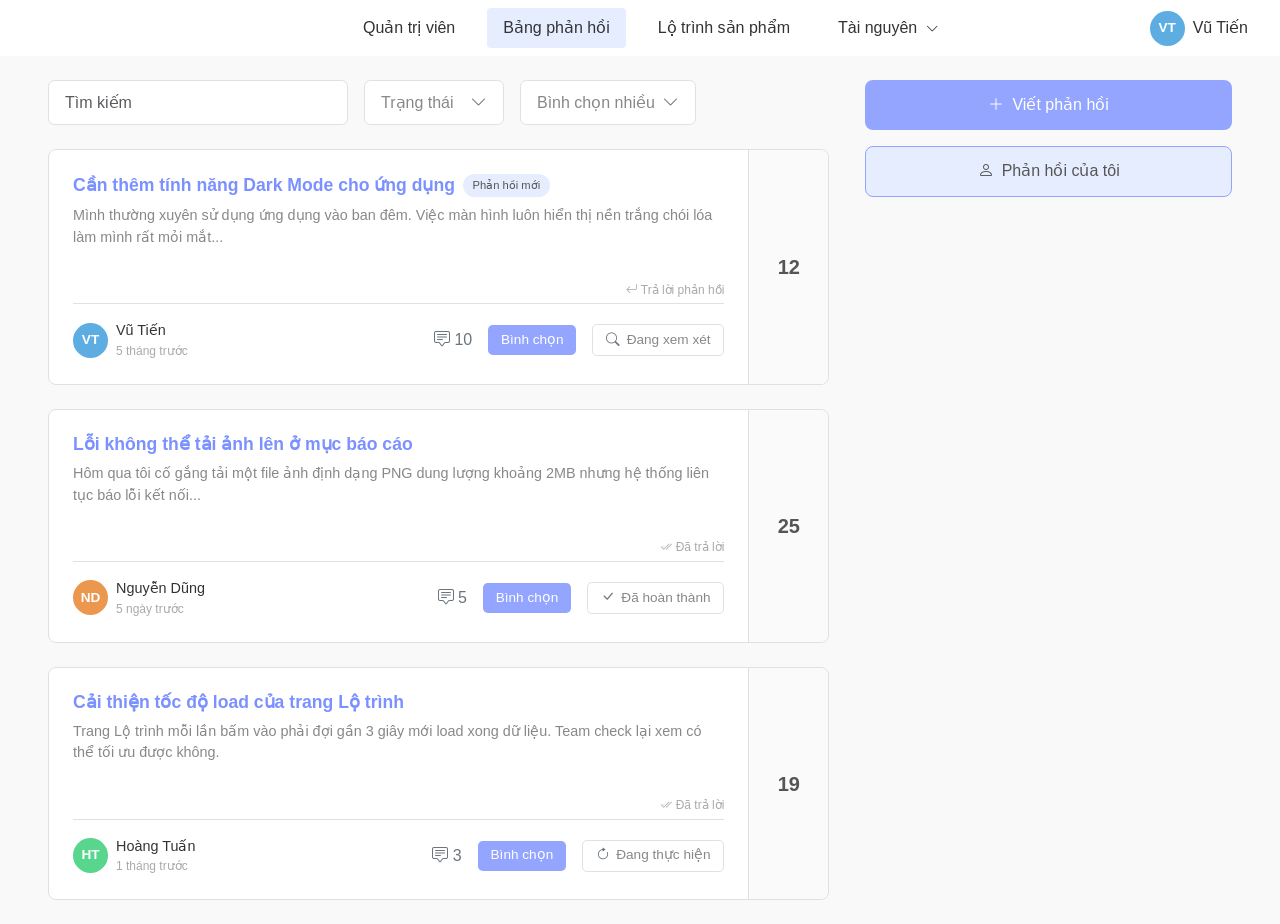
<file: src/main/resources/templates/bang-phan-hoi.html>
<!DOCTYPE html>
<html lang="vi" xmlns:th="http://www.thymeleaf.org">
<head>
    <meta charset="UTF-8">
    <meta name="viewport" content="width=device-width, initial-scale=1.0">
    <title>Quản Lý Feedback</title>
    <!-- Bootstrap 5 CSS -->
    <link href="https://cdn.jsdelivr.net/npm/bootstrap@5.3.0/dist/css/bootstrap.min.css" rel="stylesheet">
    <!-- Bootstrap Icons -->
    <link href="https://cdn.jsdelivr.net/npm/bootstrap-icons@1.11.0/font/bootstrap-icons.css" rel="stylesheet">
    
    <style>
        :root {
            --primary-blue: #93a5ff; 
            --primary-blue-hover: #7b91ff;
            --light-blue-bg: #e6edff;
            --dark-text: #333333;
            --gray-text: #888888;
            --border-color: #e0e0e0;
            --bg-color: #f9f9f9;
        }

        body {
            background-color: var(--bg-color);
            color: var(--dark-text);
            font-family: -apple-system, BlinkMacSystemFont, 'Segoe UI', Roboto, Helvetica, Arial, sans-serif;
        }

        /* ----- HEADER ----- */
        .header-container {
            background-color: white;
            padding: 0.5rem 2rem;
            display: flex;
            align-items: center;
            justify-content: space-between;
        }

        .header-spacer { width: 120px; }

        .nav-pills .nav-link {
            color: var(--dark-text);
            font-weight: 500;
            border-radius: 0.25rem;
            padding: 0.5rem 1rem;
            margin: 0 0.5rem;
        }

        .nav-pills .nav-link:hover { background-color: #f0f0f0; }
        .nav-pills .nav-link.active {
            background-color: var(--light-blue-bg);
            color: #333;
        }

        .user-profile {
            display: flex;
            align-items: center;
            gap: 0.5rem;
            color: var(--dark-text);
            font-weight: 500;
            cursor: pointer;
        }

        /* ----- AVATAR MÀU SẮC ----- */
        .avatar-circle {
            width: 35px;
            height: 35px;
            border-radius: 50%;
            display: flex;
            align-items: center;
            justify-content: center;
            color: white;
            font-weight: bold;
            font-size: 0.85rem;
        }
        
        .avt-blue { background-color: #5dade2; }
        .avt-orange { background-color: #eb984e; }
        .avt-green { background-color: #58d68d; }
        .avt-purple { background-color: #af7ac5; }

        /* ----- BUTTONS (Cột phải) ----- */
        .btn-write-feedback {
            background-color: var(--primary-blue);
            color: white;
            font-weight: 500;
            border-radius: 0.5rem;
            padding: 0.8rem;
            border: none;
            transition: all 0.2s;
            text-decoration: none; /* Vì đổi thành thẻ a */
            display: flex;
            justify-content: center;
            align-items: center;
            gap: 0.5rem;
        }
        
        .btn-write-feedback:hover {
            background-color: var(--primary-blue-hover);
            color: white;
        }

        .btn-my-feedback {
            background-color: var(--light-blue-bg);
            color: #555;
            font-weight: 500;
            border-radius: 0.5rem;
            padding: 0.8rem;
            border: 1px solid var(--primary-blue);
            transition: all 0.2s;
        }

        .btn-my-feedback:hover { background-color: #d8e2ff; }

        /* ----- BỘ LỌC ----- */
        .filter-input, .filter-dropdown {
            border: 1px solid var(--border-color);
            border-radius: 0.4rem;
            padding: 0.6rem 1rem;
            background-color: white;
            color: var(--gray-text);
        }
        
        .filter-dropdown {
            cursor: pointer;
            display: flex;
            align-items: center;
            gap: 0.5rem;
            min-width: 140px;
            justify-content: space-between;
        }
        
        .filter-input:focus {
            box-shadow: none;
            border-color: var(--primary-blue);
        }
        .dropdown-toggle::after { display: none; }

        /* ----- FEEDBACK CARD (Có Link) ----- */
        .feedback-card-link {
            text-decoration: none;
            color: inherit;
            display: block; /* Ép thẻ a chiếm toàn khối */
        }
        
        .feedback-card-link:hover {
            text-decoration: none;
            color: inherit;
        }

        .feedback-card {
            background-color: white;
            border: 1px solid var(--border-color);
            border-radius: 0.5rem;
            margin-bottom: 1.5rem;
            display: flex;
            transition: transform 0.2s, box-shadow 0.2s;
            cursor: pointer;
        }

        .feedback-card:hover {
            transform: translateY(-2px);
            box-shadow: 0 4px 12px rgba(0,0,0,0.05);
            border-color: var(--primary-blue);
        }

        .card-main-content {
            flex: 1;
            padding: 1.5rem;
        }

        .card-vote-score {
            width: 80px;
            border-left: 1px solid var(--border-color);
            display: flex;
            align-items: center;
            justify-content: center;
            font-size: 1.25rem;
            font-weight: 600;
            color: #555;
            background-color: #fafafa;
            border-radius: 0 0.5rem 0.5rem 0;
        }

        .title-text {
            font-size: 1.1rem;
            font-weight: 600;
            color: var(--primary-blue-hover);
        }

        .tag-new {
            background-color: var(--light-blue-bg);
            color: #555;
            font-size: 0.7rem;
            padding: 0.2rem 0.6rem;
            border-radius: 1rem;
            margin-left: 0.5rem;
            font-weight: normal;
        }

        .desc-text {
            color: var(--gray-text);
            font-size: 0.9rem;
            margin-top: 0.5rem;
            margin-bottom: 2rem;
        }

        .user-name {
            font-weight: 500;
            font-size: 0.9rem;
            margin-bottom: 0;
        }
        
        .post-time {
            color: #aaa;
            font-size: 0.75rem;
        }

        /* ----- ACTIONS TRONG CARD ----- */
        .btn-vote-small {
            background-color: var(--primary-blue);
            color: white;
            border: none;
            border-radius: 0.3rem;
            padding: 0.3rem 0.8rem;
            font-size: 0.85rem;
            position: relative;
            z-index: 2; /* Để bấm không bị nhảy trang */
        }
        
        .btn-vote-small:active {
            transform: scale(0.95);
        }

        .status-badge {
            border: 1px solid var(--border-color);
            color: var(--gray-text);
            padding: 0.3rem 0.8rem;
            border-radius: 0.3rem;
            font-size: 0.85rem;
            display: flex;
            align-items: center;
            gap: 0.4rem;
            background-color: white;
        }

        .action-text {
            color: #aaa;
            font-size: 0.75rem;
            text-align: right;
            margin-bottom: 0.3rem;
        }
    </style>
</head>
<body>

    <!-- 1. HEADER CHUẨN -->
    <header class="header-container mb-4">
        <div class="header-spacer"></div>
        
        <ul class="nav nav-pills align-items-center">
            <!-- Thêm tab Quản trị viên (mặc định ẩn bằng style="display: none;") -->
            <li class="nav-item" id="adminTabItem" style="display: none;">
                <a class="nav-link" th:href="@{/admin-tong-quan}">Quản trị viên</a>
            </li>
            <li class="nav-item">
                <a class="nav-link active" th:href="@{/bang-phan-hoi}">Bảng phản hồi</a>
            </li>
            <li class="nav-item">
                <a class="nav-link" th:href="@{/quan-ly-roadmap}">Lộ trình sản phẩm</a>
            </li>
            <li class="nav-item dropdown">
                <a class="nav-link dropdown-toggle" href="#" data-bs-toggle="dropdown">
                    Tài nguyên <i class="bi bi-chevron-down ms-1" style="font-size: 0.8rem;"></i>
                </a>
            </li>
        </ul>

        <a th:href="@{/user-profile}" class="user-profile text-decoration-none">
            <div class="avatar-circle avt-blue">VT</div>
            <span>Vũ Tiến</span>
        </a>
    </header>

    <!-- 2. MAIN LAYOUT -->
    <div class="container-fluid px-4 px-lg-5">
        <div class="row">
            
            <!-- CỘT TRÁI -->
            <div class="col-lg-8">
                
                <!-- Thanh công cụ lọc -->
                <div class="d-flex flex-wrap gap-3 mb-4">
                    <input type="text" class="form-control filter-input flex-grow-1" placeholder="Tìm kiếm" style="max-width: 300px;">
                    
                    <div class="dropdown">
                        <div class="filter-dropdown dropdown-toggle" data-bs-toggle="dropdown">
                            Trạng thái <i class="bi bi-chevron-down text-secondary"></i>
                        </div>
                        <ul class="dropdown-menu shadow-sm border-0">
                            <li><a class="dropdown-item" href="#">Tất cả</a></li>
                            <li><a class="dropdown-item" href="#">Đang xem xét</a></li>
                            <li><a class="dropdown-item" href="#">Đang thực hiện</a></li>
                            <li><a class="dropdown-item" href="#">Đã hoàn thành</a></li>
                        </ul>
                    </div>

                    <div class="dropdown">
                        <div class="filter-dropdown dropdown-toggle" data-bs-toggle="dropdown">
                            Bình chọn nhiều <i class="bi bi-chevron-down text-secondary"></i>
                        </div>
                    </div>
                </div>

                <!-- CARD 1: Link tới Chi tiết -->
                <a th:href="@{/chi-tiet-feedback}" class="feedback-card-link">
                    <div class="feedback-card">
                        <div class="card-main-content">
                            <div class="d-flex align-items-center">
                                <h5 class="title-text mb-0">Cần thêm tính năng Dark Mode cho ứng dụng</h5>
                                <span class="tag-new">Phản hồi mới</span>
                            </div>
                            <p class="desc-text">Mình thường xuyên sử dụng ứng dụng vào ban đêm. Việc màn hình luôn hiển thị nền trắng chói lóa làm mình rất mỏi mắt...</p>
                            
                            <div class="action-text"><i class="bi bi-arrow-return-left"></i> Trả lời phản hồi</div>
                            
                            <div class="d-flex justify-content-between align-items-center border-top pt-3">
                                <div class="d-flex align-items-center gap-2">
                                    <div class="avatar-circle avt-blue">VT</div>
                                    <div>
                                        <p class="user-name">Vũ Tiến</p>
                                        <p class="post-time mb-0">5 tháng trước</p>
                                    </div>
                                </div>
                                
                                <div class="d-flex align-items-center gap-3">
                                    <span class="text-secondary"><i class="bi bi-chat-square-text"></i> 10</span>
                                    <!-- Nút bình chọn có logic JS nhỏ -->
                                    <button class="btn-vote-small" onclick="handleVote(event, this)">Bình chọn</button>
                                    <div class="status-badge">
                                        <i class="bi bi-search text-secondary"></i> Đang xem xét
                                    </div>
                                </div>
                            </div>
                        </div>
                        <div class="card-vote-score vote-count-display">12</div>
                    </div>
                </a>

                <!-- CARD 2 -->
                <a th:href="@{/chi-tiet-feedback}" class="feedback-card-link">
                    <div class="feedback-card">
                        <div class="card-main-content">
                            <div class="d-flex align-items-center">
                                <h5 class="title-text mb-0">Lỗi không thể tải ảnh lên ở mục báo cáo</h5>
                            </div>
                            <p class="desc-text">Hôm qua tôi cố gắng tải một file ảnh định dạng PNG dung lượng khoảng 2MB nhưng hệ thống liên tục báo lỗi kết nối...</p>
                            
                            <div class="action-text"><i class="bi bi-check2-all"></i> Đã trả lời</div>
                            
                            <div class="d-flex justify-content-between align-items-center border-top pt-3">
                                <div class="d-flex align-items-center gap-2">
                                    <div class="avatar-circle avt-orange">ND</div>
                                    <div>
                                        <p class="user-name">Nguyễn Dũng</p>
                                        <p class="post-time mb-0">5 ngày trước</p>
                                    </div>
                                </div>
                                <div class="d-flex align-items-center gap-3">
                                    <span class="text-secondary"><i class="bi bi-chat-square-text"></i> 5</span>
                                    <button class="btn-vote-small" onclick="handleVote(event, this)">Bình chọn</button>
                                    <div class="status-badge">
                                        <i class="bi bi-check-lg text-secondary"></i> Đã hoàn thành
                                    </div>
                                </div>
                            </div>
                        </div>
                        <div class="card-vote-score vote-count-display">25</div>
                    </div>
                </a>

                <!-- CARD 3 -->
                <a th:href="@{/chi-tiet-feedback}" class="feedback-card-link">
                    <div class="feedback-card">
                        <div class="card-main-content">
                            <div class="d-flex align-items-center">
                                <h5 class="title-text mb-0">Cải thiện tốc độ load của trang Lộ trình</h5>
                            </div>
                            <p class="desc-text">Trang Lộ trình mỗi lần bấm vào phải đợi gần 3 giây mới load xong dữ liệu. Team check lại xem có thể tối ưu được không.</p>
                            
                            <div class="action-text"><i class="bi bi-check2-all"></i> Đã trả lời</div>
                            
                            <div class="d-flex justify-content-between align-items-center border-top pt-3">
                                <div class="d-flex align-items-center gap-2">
                                    <div class="avatar-circle avt-green">HT</div>
                                    <div>
                                        <p class="user-name">Hoàng Tuấn</p>
                                        <p class="post-time mb-0">1 tháng trước</p>
                                    </div>
                                </div>
                                <div class="d-flex align-items-center gap-3">
                                    <span class="text-secondary"><i class="bi bi-chat-square-text"></i> 3</span>
                                    <button class="btn-vote-small" onclick="handleVote(event, this)">Bình chọn</button>
                                    <div class="status-badge">
                                        <i class="bi bi-arrow-clockwise text-secondary"></i> Đang thực hiện
                                    </div>
                                </div>
                            </div>
                        </div>
                        <div class="card-vote-score vote-count-display">19</div>
                    </div>
                </a>

            </div> 

            <!-- CỘT PHẢI -->
            <div class="col-lg-4 ps-lg-4 mt-4 mt-lg-0">
                <!-- Nút Viết phản hồi Link tới form -->
                <a th:href="@{/them-feedback}" class="btn-write-feedback w-100 mb-3">
                    <i class="bi bi-plus-lg"></i> Viết phản hồi
                </a>
                <button class="btn-my-feedback w-100 d-flex justify-content-center align-items-center gap-2">
                    <i class="bi bi-person"></i> Phản hồi của tôi
                </button>
            </div> 

        </div>
    </div>

    <script src="https://cdn.jsdelivr.net/npm/bootstrap@5.3.0/dist/js/bootstrap.bundle.min.js"></script>
    
    <!-- Đoạn JS thần thánh để tạo "sức sống" -->
    <script>
        function handleVote(event, buttonElement) {
            event.preventDefault();

            // Nếu nút chưa bị làm xám (chưa vote)
            if(buttonElement.style.backgroundColor !== 'gray'){

                // Gọi API gửi lượt Vote lên Server
                fetch('/api/feedback/vote', {
                    method: 'POST',
                    headers: {
                        'Content-Type': 'application/json',
                        'X-Customer-Id': 'CUST_001' // Gắn mã định danh người vote
                    },
                    body: JSON.stringify({
                        feedbackId: 1 // Giả sử ID của feedback này
                    })
                })
                    .then(response => {
                        if(response.ok) {
                            // Xử lý giao diện: Cộng điểm và làm xám nút
                            let cardElement = buttonElement.closest('.feedback-card');
                            let scoreElement = cardElement.querySelector('.vote-count-display');
                            let currentScore = parseInt(scoreElement.innerText);
                            scoreElement.innerText = currentScore + 1;

                            buttonElement.style.backgroundColor = 'gray';
                            buttonElement.innerText = 'Đã vote';
                        }
                    })
                    .catch(error => console.error('Lỗi kết nối API Vote:', error));
            }
        }

        // JS Giả lập kiểm tra Role để hiện tab Admin
        document.addEventListener("DOMContentLoaded", function() {
            // Đổi "ADMIN" thành "CUSTOMER" ở dòng dưới nếu m muốn test thử góc nhìn của khách hàng
            const userRole = localStorage.getItem("userRole") || "ADMIN"; 
            const adminTab = document.getElementById("adminTabItem");

            if (adminTab) {
                if (userRole === "ADMIN" || userRole === "MANAGER") {
                    adminTab.style.display = "block"; // Hiện tab lên
                } else {
                    adminTab.style.display = "none"; // Giữ nguyên trạng thái ẩn
                }
            }
        });
    </script>
</body>
</html>
</file>
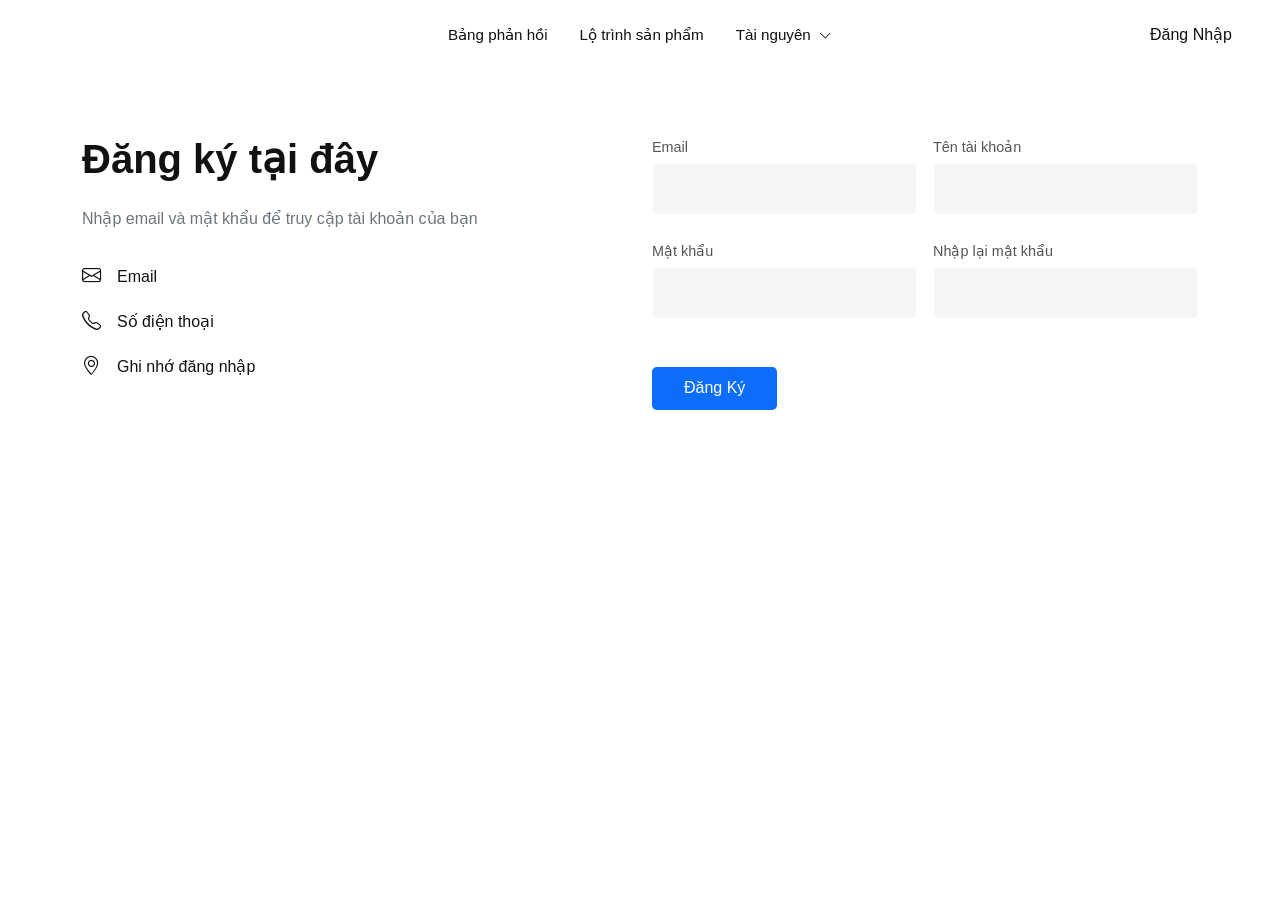
<file: src/main/resources/templates/dang-ky.html>
<!DOCTYPE html>
<html lang="vi" xmlns:th="http://www.thymeleaf.org">
<head>
    <meta charset="UTF-8">
    <meta name="viewport" content="width=device-width, initial-scale=1.0">
    <title>Đăng Ký - Hệ Thống Phản Hồi</title>
    <!-- Bootstrap 5 CSS -->
    <link href="https://cdn.jsdelivr.net/npm/bootstrap@5.3.0/dist/css/bootstrap.min.css" rel="stylesheet">
    <!-- Bootstrap Icons cho mấy cái icon nhỏ -->
    <link href="https://cdn.jsdelivr.net/npm/bootstrap-icons@1.11.0/font/bootstrap-icons.css" rel="stylesheet">

    <style>
        :root {
            --brand-blue: #0d6efd;
            --dark-text: #111111;
            --input-bg: #f4f5f7;
        }

        body {
            font-family: -apple-system, BlinkMacSystemFont, 'Segoe UI', Roboto, Helvetica, Arial, sans-serif;
            color: var(--dark-text);
            min-height: 100vh;
        }

        /* ----- HEADER ----- */
        .landing-header {
            padding: 1.5rem 3rem;
            display: flex;
            justify-content: center;
            align-items: center;
            position: relative;
            margin-bottom: 4rem;
        }

        .center-menu {
            display: flex;
            gap: 2rem;
            font-weight: 500;
            font-size: 0.95rem;
        }

        .center-menu a {
            color: var(--dark-text);
            text-decoration: none;
        }

        .right-menu {
            position: absolute;
            right: 3rem;
        }

        .login-text-link {
            color: var(--dark-text);
            text-decoration: none;
            font-weight: 500;
        }

        .login-text-link:hover {
            color: var(--brand-blue);
        }

        /* ----- NỘI DUNG CHÍNH ----- */
        .register-title {
            font-size: 2.5rem;
            font-weight: 600;
            margin-bottom: 1.5rem;
        }

        .feature-list {
            list-style: none;
            padding-left: 0;
            margin-top: 2rem;
        }

        .feature-list li {
            margin-bottom: 1rem;
            font-weight: 500;
            display: flex;
            align-items: center;
            gap: 1rem;
        }

        .feature-list i {
            font-size: 1.2rem;
        }

        /* ----- FORM ĐĂNG KÝ ----- */
        .form-label {
            color: #555;
            font-size: 0.9rem;
            margin-bottom: 0.3rem;
        }

        .reg-input {
            background-color: var(--input-bg);
            border: 1px solid transparent;
            border-radius: 0.3rem;
            padding: 0.8rem 1rem;
        }

        .reg-input:focus {
            background-color: white;
            border-color: var(--brand-blue);
            box-shadow: 0 0 0 0.25rem rgba(13, 110, 253, 0.25);
        }

        .role-section-title {
            color: #555;
            font-size: 0.9rem;
            margin-top: 1.5rem;
            margin-bottom: 1rem;
        }

        .custom-radio {
            margin-bottom: 0.8rem;
        }

        .btn-brand-primary {
            background-color: var(--brand-blue);
            color: white;
            padding: 0.6rem 2rem;
            border-radius: 0.3rem;
            font-weight: 500;
            border: none;
            margin-top: 2rem;
            transition: background-color 0.2s;
        }

        .btn-brand-primary:hover {
            background-color: #0b5ed7;
        }

    </style>
</head>
<body>

    <!-- HEADER -->
    <header class="landing-header">
        <div class="center-menu">
            <a href="#">Bảng phản hồi</a>
            <a href="#">Lộ trình sản phẩm</a>
            <a href="#">Tài nguyên <i class="bi bi-chevron-down ms-1" style="font-size: 0.8rem;"></i></a>
        </div>
        <div class="right-menu">
            <!-- LINK QUAY LẠI TRANG CHỦ -->
            <a th:href="@{/}" class="login-text-link">Đăng Nhập</a>
        </div>
    </header>

    <!-- NỘI DUNG -->
    <div class="container">
        <div class="row justify-content-between">

            <!-- Cột trái: Tiêu đề & Icon -->
            <div class="col-lg-5 mb-5 mb-lg-0">
                <h1 class="register-title">Đăng ký tại đây</h1>
                <p class="text-secondary">Nhập email và mật khẩu để truy cập tài khoản của bạn</p>

                <ul class="feature-list">
                    <li><i class="bi bi-envelope"></i> Email</li>
                    <li><i class="bi bi-telephone"></i> Số điện thoại</li>
                    <li><i class="bi bi-geo-alt"></i> Ghi nhớ đăng nhập</li>
                </ul>
            </div>

            <!-- Cột phải: Form nhập liệu -->
            <div class="col-lg-6">
                <form id="registerForm" novalidate>
                    <div class="row g-3">
                        <div class="col-md-6">
                            <label for="email" class="form-label">Email</label>
                            <input id="email" name="email" type="email" class="form-control reg-input" required>
                        </div>
                        <div class="col-md-6">
                            <label for="name" class="form-label">Tên tài khoản</label>
                            <input id="name" name="name" type="text" class="form-control reg-input" required>
                        </div>

                        <div class="col-md-6 mt-4">
                            <label for="password" class="form-label">Mật khẩu</label>
                            <input id="password" name="password" type="password" class="form-control reg-input" required>
                        </div>
                        <div class="col-md-6 mt-4">
                            <label for="confirmPassword" class="form-label">Nhập lại mật khẩu</label>
                            <input id="confirmPassword" name="confirmPassword" type="password" class="form-control reg-input" required>
                        </div>
                    </div>

                    <div id="registerMessage" class="mt-3"></div>
                    <button type="submit" class="btn-brand-primary">Đăng Ký</button>
                </form>
            </div>

        </div>
    </div>

    <script>
        const registerForm = document.getElementById('registerForm');
        const registerMessage = document.getElementById('registerMessage');

        registerForm.addEventListener('submit', async (event) => {
            event.preventDefault();
            registerMessage.innerHTML = '';

            const name = document.getElementById('name').value.trim();
            const email = document.getElementById('email').value.trim();
            const password = document.getElementById('password').value;
            const confirmPassword = document.getElementById('confirmPassword').value;

            if (!name || !email || !password || !confirmPassword) {
                registerMessage.innerHTML = '<div class="alert alert-danger">Vui lòng điền đầy đủ thông tin.</div>';
                return;
            }

            if (password !== confirmPassword) {
                registerMessage.innerHTML = '<div class="alert alert-danger">Mật khẩu nhập lại không khớp.</div>';
                return;
            }

            try {
                const response = await fetch('/api/auth/register', {
                    method: 'POST',
                    headers: { 'Content-Type': 'application/json' },
                    body: JSON.stringify({ name, email, password })
                });

                const data = await response.json().catch(() => null);

                if (!response.ok) {
                    throw new Error(data?.message || 'Đăng ký thất bại. Vui lòng thử lại.');
                }

                registerMessage.innerHTML = '<div class="alert alert-success">Đăng ký thành công! Đang chuyển đến trang phản hồi...</div>';
                setTimeout(() => {
                    window.location.href = '/bang-phan-hoi';
                }, 800);
            } catch (error) {
                registerMessage.innerHTML = `<div class="alert alert-danger">${error.message}</div>`;
            }
        });
    </script>

</body>
</html>
</file>
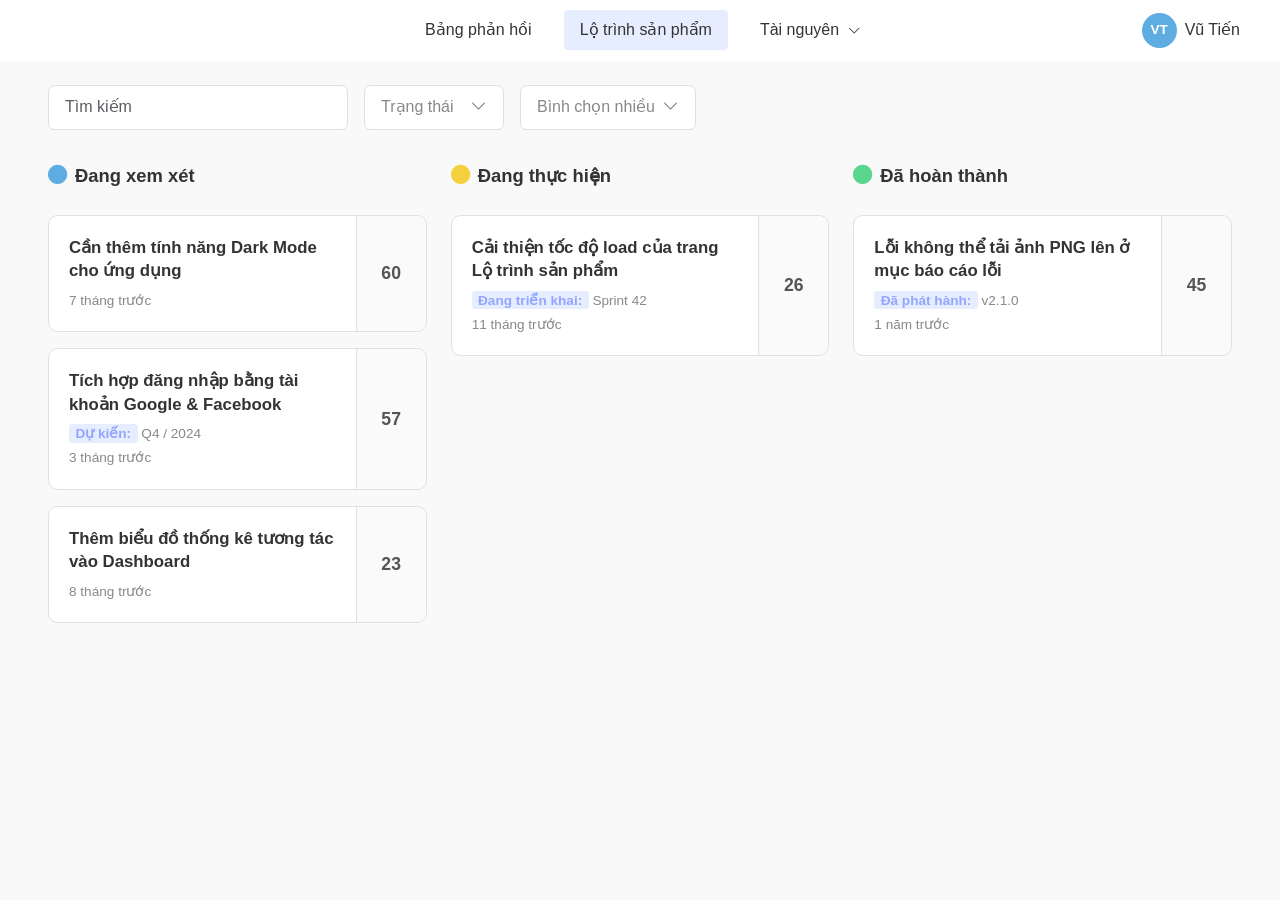
<file: src/main/resources/templates/quan-ly-roadmap.html>
<!DOCTYPE html>
<html lang="vi" xmlns:th="http://www.thymeleaf.org">
<head>
    <meta charset="UTF-8">
    <meta name="viewport" content="width=device-width, initial-scale=1.0">
    <title>Quản Lý Roadmap</title>
    <!-- Bootstrap 5 CSS -->
    <link href="https://cdn.jsdelivr.net/npm/bootstrap@5.3.0/dist/css/bootstrap.min.css" rel="stylesheet">
    <!-- Bootstrap Icons -->
    <link href="https://cdn.jsdelivr.net/npm/bootstrap-icons@1.11.0/font/bootstrap-icons.css" rel="stylesheet">
    
    <style>
        :root {
            --primary-blue: #93a5ff; 
            --light-blue-bg: #e6edff;
            --dark-text: #333333;
            --gray-text: #888888;
            --border-color: #e0e0e0;
            --bg-color: #f9f9f9;
        }

        body {
            background-color: var(--bg-color);
            color: var(--dark-text);
            font-family: -apple-system, BlinkMacSystemFont, 'Segoe UI', Roboto, Helvetica, Arial, sans-serif;
            overflow-x: hidden;
        }

        /* ----- HEADER ----- */
        .header-container {
            background-color: white;
            padding: 0.5rem 2rem;
            display: flex;
            align-items: center;
            justify-content: space-between;
        }

        .header-spacer { width: 120px; }

        .nav-pills .nav-link {
            color: var(--dark-text);
            font-weight: 500;
            border-radius: 0.25rem;
            padding: 0.5rem 1rem;
            margin: 0 0.5rem;
        }

        .nav-pills .nav-link:hover { background-color: #f0f0f0; }
        
        .nav-pills .nav-link.active {
            background-color: var(--light-blue-bg);
            color: #333;
        }

        .user-profile-btn {
            display: flex;
            align-items: center;
            gap: 0.5rem;
            color: var(--dark-text);
            font-weight: 500;
            text-decoration: none;
            padding: 0.3rem 0.5rem;
            border-radius: 0.4rem;
            transition: background-color 0.2s;
        }

        .user-profile-btn:hover {
            background-color: var(--light-blue-bg);
        }

        .avatar-circle {
            width: 35px;
            height: 35px;
            border-radius: 50%;
            display: flex;
            align-items: center;
            justify-content: center;
            color: white;
            font-weight: bold;
            font-size: 0.85rem;
            background-color: #5dade2;
        }

        /* ----- BỘ LỌC ----- */
        .filter-input, .filter-dropdown {
            border: 1px solid var(--border-color);
            border-radius: 0.4rem;
            padding: 0.6rem 1rem;
            background-color: white;
            color: var(--gray-text);
        }
        
        .filter-dropdown {
            cursor: pointer;
            display: flex;
            align-items: center;
            gap: 0.5rem;
            min-width: 140px;
            justify-content: space-between;
        }
        
        .filter-input:focus {
            box-shadow: none;
            border-color: var(--primary-blue);
        }
        .dropdown-toggle::after { display: none; }

        /* ----- KANBAN BOARD ----- */
        .roadmap-container {
            margin-top: 2rem;
        }

        .column-header {
            font-size: 1.15rem;
            font-weight: 600;
            margin-bottom: 1.5rem;
            display: flex;
            align-items: center;
            gap: 0.5rem;
        }

        .dot-blue { color: #5dade2; font-size: 1.2rem; }
        .dot-yellow { color: #f4d03f; font-size: 1.2rem; }
        .dot-green { color: #58d68d; font-size: 1.2rem; }

        /* Card Lộ Trình */
        .roadmap-card {
            background-color: white;
            border: 1px solid var(--border-color);
            border-radius: 0.6rem;
            margin-bottom: 1rem;
            display: flex;
            transition: transform 0.2s, box-shadow 0.2s;
            cursor: pointer;
            text-decoration: none;
            color: inherit;
        }

        .roadmap-card:hover {
            transform: translateY(-2px);
            box-shadow: 0 4px 12px rgba(0,0,0,0.05);
            border-color: var(--primary-blue);
        }

        .card-main-content {
            flex: 1;
            padding: 1.25rem;
        }

        .card-vote-score {
            width: 70px;
            border-left: 1px solid var(--border-color);
            display: flex;
            align-items: center;
            justify-content: center;
            font-size: 1.1rem;
            font-weight: 600;
            color: #555;
            background-color: #fafafa;
            border-radius: 0 0.6rem 0.6rem 0;
        }

        .title-text {
            font-size: 1.05rem;
            font-weight: 600;
            color: var(--dark-text);
            margin-bottom: 0.5rem;
            line-height: 1.4;
        }

        .meta-text {
            font-size: 0.85rem;
            color: var(--gray-text);
        }

        .meta-highlight {
            color: var(--primary-blue);
            font-weight: 600;
            background-color: var(--light-blue-bg);
            padding: 0.1rem 0.4rem;
            border-radius: 0.2rem;
        }

    </style>
</head>
<body>

    <!-- HEADER HOÀN CHỈNH -->
    <header class="header-container mb-4">
        <div class="header-spacer"></div>
        
        <ul class="nav nav-pills align-items-center">
            <li class="nav-item">
                <!-- Chuyển về Bảng phản hồi -->
                <a class="nav-link" >Bảng phản hồi</a>
            </li>
            <li class="nav-item">
                <!-- Đang ở Lộ trình thì sáng màu -->
                <a class="nav-link active" th:href="@{/quan-ly-roadmap}">Lộ trình sản phẩm</a>
            </li>
            <li class="nav-item dropdown">
                <a class="nav-link dropdown-toggle" href="#" data-bs-toggle="dropdown">
                    Tài nguyên <i class="bi bi-chevron-down ms-1" style="font-size: 0.8rem;"></i>
                </a>
            </li>
        </ul>

        <!-- CHUYỂN VỀ PROFILE KHI BẤM VÀO AVATAR -->
        <a th:href="@{/user-profile}" class="user-profile-btn">
            <div class="avatar-circle">VT</div>
            <span>Vũ Tiến</span>
        </a>
    </header>

    <!-- NỘI DUNG CHÍNH -->
    <div class="container-fluid px-4 px-lg-5 mb-5">
        
        <!-- Thanh công cụ lọc -->
        <div class="d-flex flex-wrap gap-3">
            <input type="text" class="form-control filter-input flex-grow-1" placeholder="Tìm kiếm" style="max-width: 300px;">
            
            <div class="dropdown">
                <div class="filter-dropdown dropdown-toggle" data-bs-toggle="dropdown">
                    Trạng thái <i class="bi bi-chevron-down text-secondary"></i>
                </div>
            </div>

            <div class="dropdown">
                <div class="filter-dropdown dropdown-toggle" data-bs-toggle="dropdown">
                    Bình chọn nhiều <i class="bi bi-chevron-down text-secondary"></i>
                </div>
            </div>
        </div>

        <!-- LƯỚI KANBAN -->
        <div class="row roadmap-container">
            
            <!-- CỘT 1: Đang xem xét -->
            <div class="col-lg-4 mb-4">
                <div class="column-header">
                    <i class="bi bi-circle-fill dot-blue"></i> Đang xem xét
                </div>
                
                <a th:href="@{/chi-tiet-feedback}" class="roadmap-card">
                    <div class="card-main-content">
                        <h6 class="title-text">Cần thêm tính năng Dark Mode cho ứng dụng</h6>
                        <div class="meta-text mt-2">7 tháng trước</div>
                    </div>
                    <div class="card-vote-score">60</div>
                </a>

                <a th:href="@{/chi-tiet-feedback}" class="roadmap-card">
                    <div class="card-main-content">
                        <h6 class="title-text">Tích hợp đăng nhập bằng tài khoản Google & Facebook</h6>
                        <div class="meta-text"><span class="meta-highlight">Dự kiến:</span> Q4 / 2024</div>
                        <div class="meta-text mt-1">3 tháng trước</div>
                    </div>
                    <div class="card-vote-score">57</div>
                </a>

                <a th:href="@{/chi-tiet-feedback}" class="roadmap-card">
                    <div class="card-main-content">
                        <h6 class="title-text">Thêm biểu đồ thống kê tương tác vào Dashboard</h6>
                        <div class="meta-text mt-2">8 tháng trước</div>
                    </div>
                    <div class="card-vote-score">23</div>
                </a>
            </div>

            <!-- CỘT 2: Đang thực hiện -->
            <div class="col-lg-4 mb-4">
                <div class="column-header">
                    <i class="bi bi-circle-fill dot-yellow"></i> Đang thực hiện
                </div>
                
                <a th:href="@{/chi-tiet-feedback}" class="roadmap-card">
                    <div class="card-main-content">
                        <h6 class="title-text">Cải thiện tốc độ load của trang Lộ trình sản phẩm</h6>
                        <div class="meta-text"><span class="meta-highlight">Đang triển khai:</span> Sprint 42</div>
                        <div class="meta-text mt-1">11 tháng trước</div>
                    </div>
                    <div class="card-vote-score">26</div>
                </a>
            </div>

            <!-- CỘT 3: Đã hoàn thành -->
            <div class="col-lg-4 mb-4">
                <div class="column-header">
                    <i class="bi bi-circle-fill dot-green"></i> Đã hoàn thành
                </div>
                
                <a th:href="@{/chi-tiet-feedback}" class="roadmap-card">
                    <div class="card-main-content">
                        <h6 class="title-text">Lỗi không thể tải ảnh PNG lên ở mục báo cáo lỗi</h6>
                        <div class="meta-text"><span class="meta-highlight">Đã phát hành:</span> v2.1.0</div>
                        <div class="meta-text mt-1">1 năm trước</div>
                    </div>
                    <div class="card-vote-score">45</div>
                </a>
            </div>

        </div>
    </div>

    <script src="https://cdn.jsdelivr.net/npm/bootstrap@5.3.0/dist/js/bootstrap.bundle.min.js"></script>
</body>
</html>
</file>
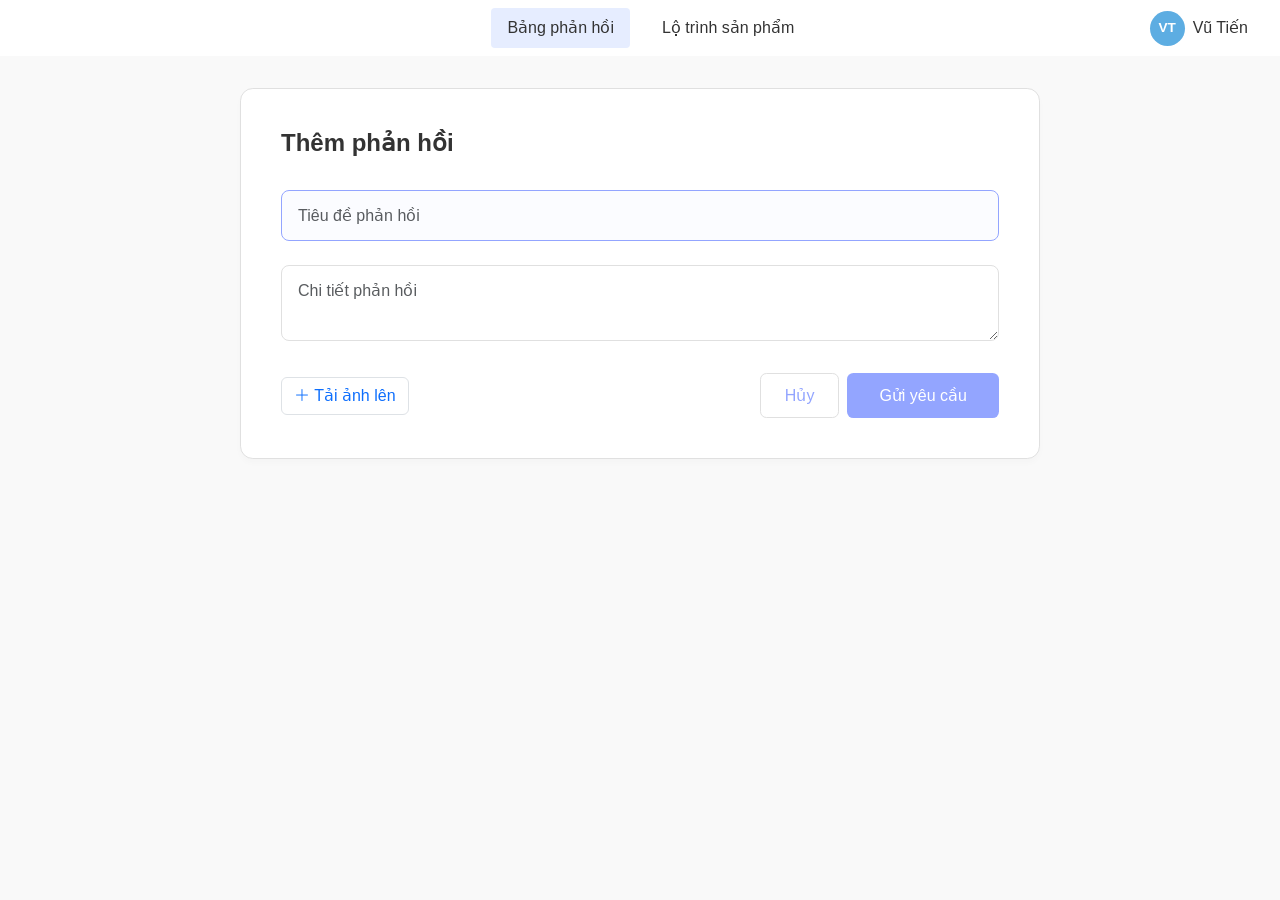
<file: src/main/resources/templates/them-feedback.html>
<!DOCTYPE html>
<html lang="vi" xmlns:th="http://www.thymeleaf.org">
<head>
    <meta charset="UTF-8">
    <meta name="viewport" content="width=device-width, initial-scale=1.0">
    <title>Thêm Phản Hồi</title>
    <link href="https://cdn.jsdelivr.net/npm/bootstrap@5.3.0/dist/css/bootstrap.min.css" rel="stylesheet">
    <link href="https://cdn.jsdelivr.net/npm/bootstrap-icons@1.11.0/font/bootstrap-icons.css" rel="stylesheet">

    <style>
        :root { --primary-blue: #93a5ff; --primary-blue-hover: #7b91ff; --light-blue-bg: #e6edff; --dark-text: #333333; --border-color: #e0e0e0; --bg-color: #f9f9f9;}
        body { background-color: var(--bg-color); color: var(--dark-text); font-family: -apple-system, BlinkMacSystemFont, 'Segoe UI', Roboto, Helvetica, Arial, sans-serif;}
        .header-container { background-color: white; padding: 0.5rem 2rem; display: flex; align-items: center; justify-content: space-between;}
        .nav-pills .nav-link { color: var(--dark-text); font-weight: 500; border-radius: 0.25rem; padding: 0.5rem 1rem; margin: 0 0.5rem;}
        .nav-pills .nav-link.active { background-color: var(--light-blue-bg); color: #333;}
        .avatar-circle { width: 35px; height: 35px; border-radius: 50%; display: flex; align-items: center; justify-content: center; color: white; font-weight: bold; font-size: 0.85rem; background-color: #5dade2;}
        .form-card { background-color: white; border: 1px solid var(--border-color); border-radius: 0.8rem; padding: 2.5rem; max-width: 800px; margin: 2rem auto; box-shadow: 0 4px 6px rgba(0,0,0,0.02);}
        .form-title { font-size: 1.5rem; font-weight: 600; margin-bottom: 2rem; color: var(--dark-text);}
        .custom-input { border: 1px solid var(--primary-blue); border-radius: 0.5rem; padding: 0.8rem 1rem; background-color: #fbfcff;}
        .custom-textarea { border: 1px solid var(--border-color); border-radius: 0.5rem; padding: 0.8rem 1rem; resize: vertical; min-height: 200px;}
        .form-actions { display: flex; justify-content: space-between; align-items: center; margin-top: 2rem;}
        .btn-cancel { border: 1px solid var(--border-color); color: var(--primary-blue); background-color: white; padding: 0.6rem 1.5rem; border-radius: 0.4rem; font-weight: 500; text-decoration: none;}
        .btn-submit { background-color: var(--primary-blue); color: white; padding: 0.6rem 2rem; border-radius: 0.4rem; font-weight: 500; border: none;}
    </style>
</head>
<body>

<header class="header-container">
    <div style="width: 120px;"></div>
    <ul class="nav nav-pills align-items-center">
        <li class="nav-item"><a class="nav-link active" th:href="@{/bang-phan-hoi}">Bảng phản hồi</a></li>
        <li class="nav-item"><a class="nav-link" th:href="@{/quan-ly-roadmap}">Lộ trình sản phẩm</a></li>
    </ul>
    <div class="d-flex align-items-center gap-2">
        <div class="avatar-circle">VT</div>
        <span class="fw-medium">Vũ Tiến</span>
    </div>
</header>

<div class="container-fluid px-4 px-lg-5">
    <div class="form-card">
        <h2 class="form-title">Thêm phản hồi</h2>

        <form id="feedbackForm">
            <div class="mb-4">
                <input type="text" id="fbTitle" class="form-control custom-input" placeholder="Tiêu đề phản hồi" required>
            </div>

            <div class="mb-4">
                <textarea id="fbContent" class="form-control custom-textarea" placeholder="Chi tiết phản hồi" required></textarea>
            </div>

            <div class="form-actions">
                <button type="button" class="btn btn-outline-primary border"><i class="bi bi-plus-lg"></i> Tải ảnh lên</button>

                <div class="d-flex gap-2">
                    <a th:href="@{/bang-phan-hoi}" class="btn-cancel">Hủy</a>
                    <button type="submit" class="btn-submit">Gửi yêu cầu</button>
                </div>
            </div>
        </form>
    </div>
</div>

<script>
    document.getElementById('feedbackForm').addEventListener('submit', function(event) {
        event.preventDefault(); // Chặn tải lại trang

        // Lấy dữ liệu user nhập
        const titleData = document.getElementById('fbTitle').value;
        const contentData = document.getElementById('fbContent').value;

        // Gọi API Backend
        fetch('/api/feedback', {
            method: 'POST',
            headers: {
                'Content-Type': 'application/json',
                // BẮT BUỘC: Đính kèm Header định danh như dặn dò
                'X-Customer-Id': 'CUST_001'
            },
            body: JSON.stringify({
                title: titleData,
                content: contentData
            })
        })
            .then(response => {
                if(response.ok) {
                    alert("Đã gửi phản hồi thành công!");
                    window.location.href = "/bang-phan-hoi"; // Chuyển trang sau khi gửi
                } else {
                    alert("Có lỗi xảy ra khi gửi, vui lòng kiểm tra lại API.");
                }
            })
            .catch(error => {
                console.error('Lỗi:', error);
                alert("Không thể kết nối tới Server Backend.");
            });
    });
</script>
</body>
</html>
</file>
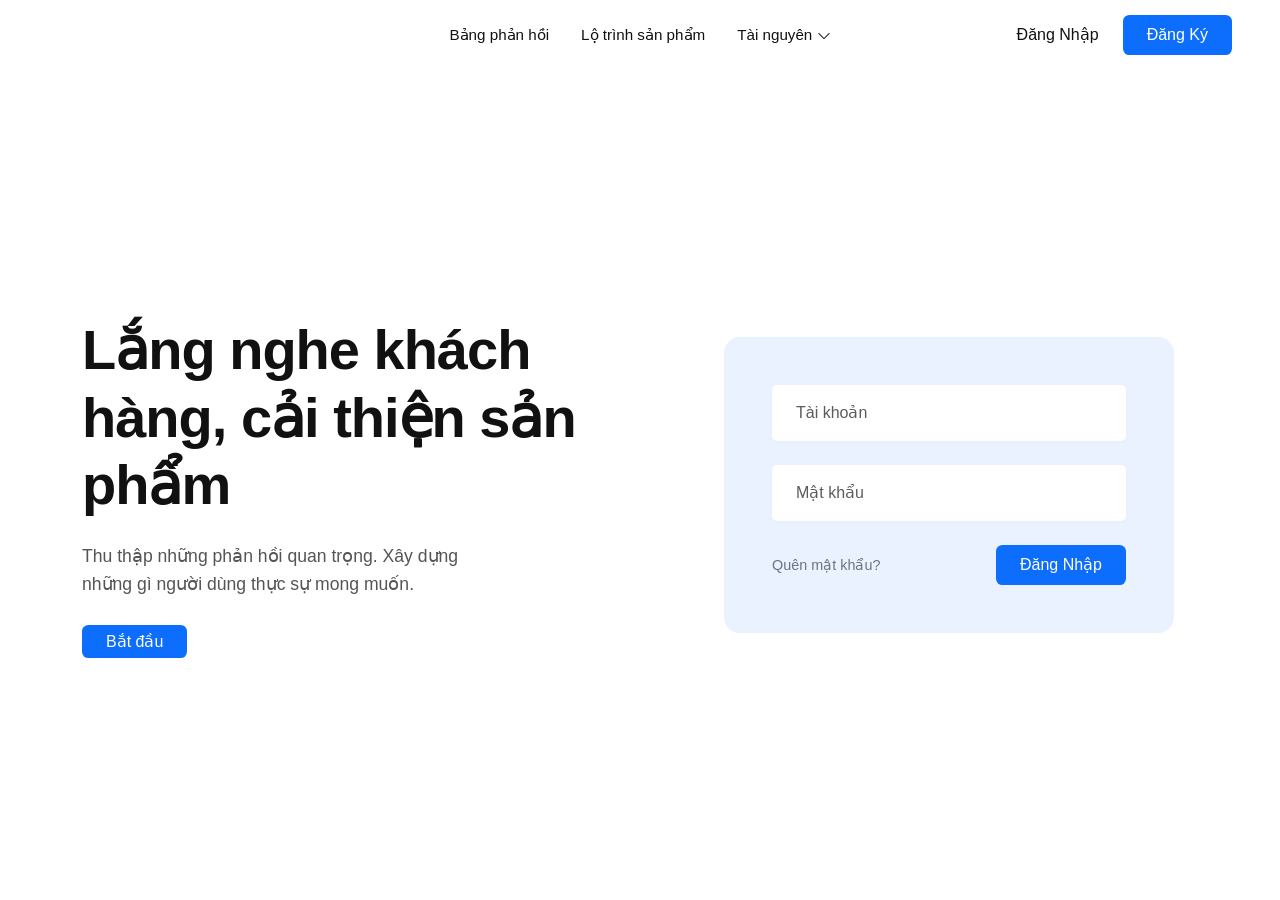
<file: src/main/resources/templates/trang-chu.html>
<!DOCTYPE html>
<html lang="vi" xmlns:th="http://www.thymeleaf.org">
<head>
    <meta charset="UTF-8">
    <meta name="viewport" content="width=device-width, initial-scale=1.0">
    <title>Trang Chủ - Hệ Thống Phản Hồi</title>
    <!-- Bootstrap 5 CSS -->
    <link href="https://cdn.jsdelivr.net/npm/bootstrap@5.3.0/dist/css/bootstrap.min.css" rel="stylesheet">
    
    <style>
        :root {
            --brand-blue: #0d6efd; /* Màu xanh đậm nổi bật của trang chủ */
            --bg-light-blue: #ebf2ff; /* Màu nền form đăng nhập */
            --dark-text: #111111;
        }

        body {
            font-family: -apple-system, BlinkMacSystemFont, 'Segoe UI', Roboto, Helvetica, Arial, sans-serif;
            color: var(--dark-text);
            min-height: 100vh;
            display: flex;
            flex-direction: column;
        }

        /* ----- HEADER ----- */
        .landing-header {
            padding: 1.5rem 3rem;
            display: flex;
            justify-content: center; /* Đưa menu ra giữa */
            align-items: center;
            position: relative;
        }

        .center-menu {
            display: flex;
            gap: 2rem;
            font-weight: 500;
            font-size: 0.95rem;
        }

        .center-menu a {
            color: var(--dark-text);
            text-decoration: none;
        }

        .center-menu a:hover {
            color: var(--brand-blue);
        }

        .right-menu {
            position: absolute;
            right: 3rem;
            display: flex;
            align-items: center;
            gap: 1.5rem;
        }

        .btn-brand-primary {
            background-color: var(--brand-blue);
            color: white;
            padding: 0.5rem 1.5rem;
            border-radius: 0.4rem;
            font-weight: 500;
            text-decoration: none;
            border: none;
            transition: all 0.2s;
        }

        .btn-brand-primary:hover {
            background-color: #0b5ed7;
            color: white;
        }

        .login-text-link {
            color: var(--dark-text);
            text-decoration: none;
            font-weight: 500;
        }

        /* ----- MAIN CONTENT ----- */
        .hero-section {
            flex: 1;
            display: flex;
            align-items: center;
        }

        .hero-title {
            font-size: 3.5rem;
            font-weight: 800;
            line-height: 1.2;
            margin-bottom: 1.5rem;
            letter-spacing: -1px;
        }

        .hero-subtitle {
            font-size: 1.1rem;
            color: #555;
            margin-bottom: 2rem;
            max-width: 400px;
            line-height: 1.6;
        }

        /* ----- LOGIN BOX ----- */
        .login-box {
            background-color: var(--bg-light-blue);
            border-radius: 1rem;
            padding: 3rem;
            width: 100%;
            max-width: 450px;
            margin-left: auto;
        }

        .login-input {
            border: none;
            border-radius: 0.3rem;
            padding: 1rem 1.5rem;
            margin-bottom: 1.5rem;
            font-size: 1rem;
            box-shadow: 0 2px 5px rgba(0,0,0,0.02);
        }

        .login-input:focus {
            box-shadow: 0 0 0 0.25rem rgba(13, 110, 253, 0.25);
            outline: none;
        }

    </style>
</head>
<body>

    <!-- HEADER -->
    <header class="landing-header">
        <div class="center-menu">
            <a href="#">Bảng phản hồi</a>
            <a href="#">Lộ trình sản phẩm</a>
            <a href="#">Tài nguyên <svg xmlns="http://www.w3.org/2000/svg" width="14" height="14" fill="currentColor" class="bi bi-chevron-down" viewBox="0 0 16 16"><path fill-rule="evenodd" d="M1.646 4.646a.5.5 0 0 1 .708 0L8 10.293l5.646-5.647a.5.5 0 0 1 .708.708l-6 6a.5.5 0 0 1-.708 0l-6-6a.5.5 0 0 1 0-.708z"/></svg></a>
        </div>
        <div class="right-menu">
            <a href="#" class="login-text-link">Đăng Nhập</a>
            <!-- LINK TỚI TRANG ĐĂNG KÝ -->
            <a th:href="@{/dang-ky}" class="btn-brand-primary">Đăng Ký</a>
        </div>
    </header>

    <!-- NỘI DUNG -->
    <div class="container hero-section">
        <div class="row w-100 align-items-center">
            
            <!-- Cột trái: Chữ và nút Bắt đầu -->
            <div class="col-lg-6 mb-5 mb-lg-0">
                <h1 class="hero-title">Lắng nghe khách hàng, cải thiện sản phẩm</h1>
                <p class="hero-subtitle">Thu thập những phản hồi quan trọng. Xây dựng những gì người dùng thực sự mong muốn.</p>
                <!-- LINK TỚI TRANG ĐĂNG KÝ -->
                <a th:href="@{/dang-ky}" class="btn-brand-primary">Bắt đầu</a>
            </div>

            <!-- Cột phải: Khung đăng nhập -->
            <div class="col-lg-6">
                <div class="login-box">
                    <form action="bang-phan-hoi.html">
                        <input type="text" class="form-control login-input" placeholder="Tài khoản" required>
                        <input type="password" class="form-control login-input" placeholder="Mật khẩu" required>
                        
                        <div class="d-flex justify-content-between align-items-center mt-2">
                            <a href="#" class="text-secondary text-decoration-none" style="font-size: 0.9rem;">Quên mật khẩu?</a>
                            <!-- NÚT NÀY SẼ CHUYỂN VÀO HỆ THỐNG -->
                            <button type="submit" class="btn-brand-primary">Đăng Nhập</button>
                        </div>
                    </form>
                </div>
            </div>

        </div>
    </div>

</body>
</html>
</file>
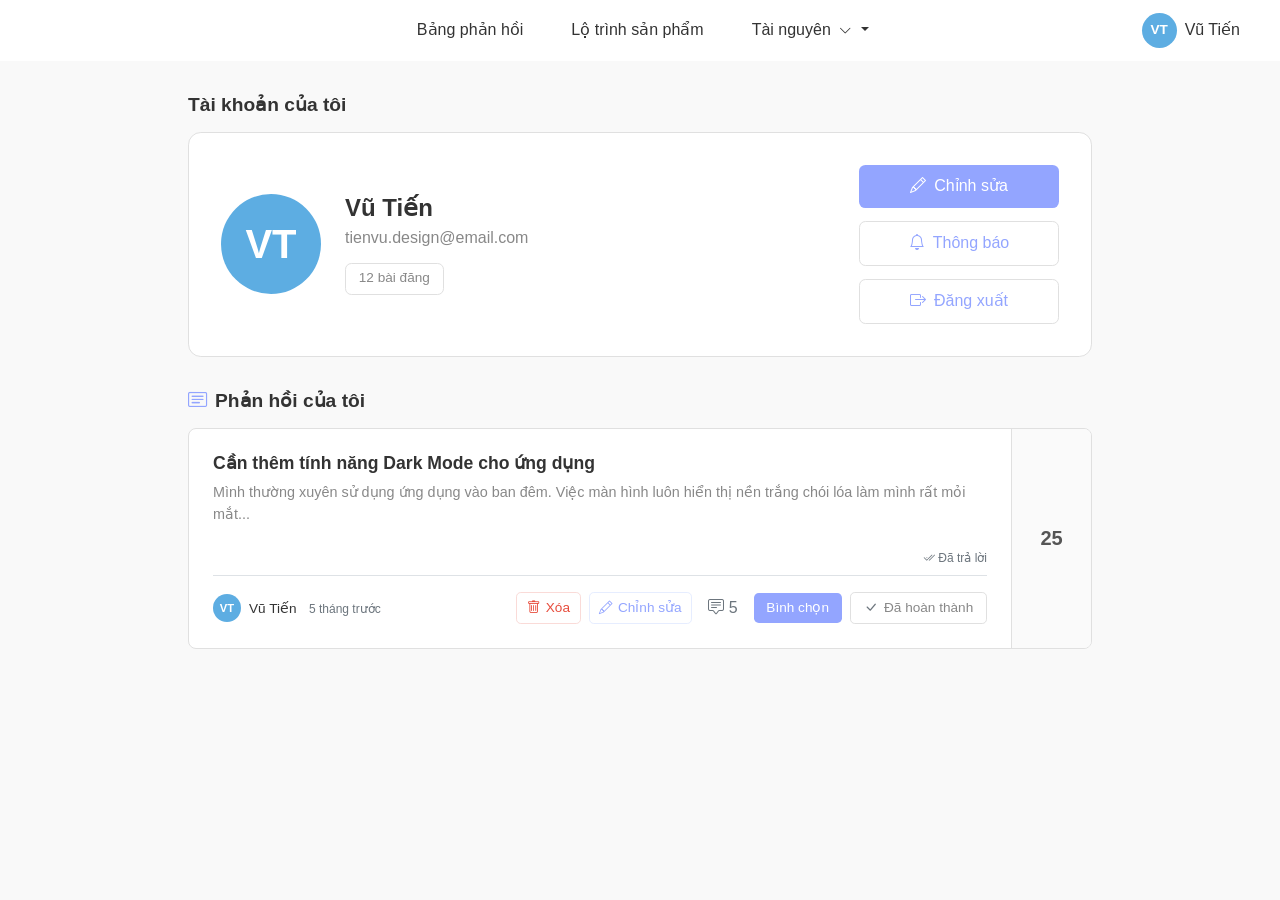
<file: src/main/resources/templates/user-profile.html>
<!DOCTYPE html>
<html lang="vi" xmlns:th="http://www.thymeleaf.org">
<head>
    <meta charset="UTF-8">
    <meta name="viewport" content="width=device-width, initial-scale=1.0">
    <title>User Profile - Hệ Thống Phản Hồi</title>
    <!-- Bootstrap 5 CSS -->
    <link href="https://cdn.jsdelivr.net/npm/bootstrap@5.3.0/dist/css/bootstrap.min.css" rel="stylesheet">
    <!-- Bootstrap Icons -->
    <link href="https://cdn.jsdelivr.net/npm/bootstrap-icons@1.11.0/font/bootstrap-icons.css" rel="stylesheet">

    <style>
        :root {
            --primary-blue: #93a5ff;
            --primary-blue-hover: #7b91ff;
            --light-blue-bg: #e6edff;
            --dark-text: #333333;
            --gray-text: #888888;
            --border-color: #e0e0e0;
            --bg-color: #f9f9f9;
        }

        body {
            background-color: var(--bg-color);
            color: var(--dark-text);
            font-family: -apple-system, BlinkMacSystemFont, 'Segoe UI', Roboto, Helvetica, Arial, sans-serif;
        }

        /* ----- HEADER ----- */
        .header-container {
            background-color: white;
            padding: 0.5rem 2rem;
            display: flex;
            align-items: center;
            justify-content: space-between;
        }

        .header-spacer { width: 120px; }

        .nav-pills .nav-link {
            color: var(--dark-text);
            font-weight: 500;
            border-radius: 0.25rem;
            padding: 0.5rem 1rem;
            margin: 0 0.5rem;
        }

        .nav-pills .nav-link:hover { background-color: #f0f0f0; }

        .user-profile-btn {
            display: flex;
            align-items: center;
            gap: 0.5rem;
            color: var(--dark-text);
            font-weight: 500;
            text-decoration: none;
            padding: 0.3rem 0.5rem;
            border-radius: 0.4rem;
            transition: background-color 0.2s;
        }

        .user-profile-btn:hover {
            background-color: var(--light-blue-bg);
            color: var(--dark-text);
        }

        .avatar-circle {
            width: 35px;
            height: 35px;
            border-radius: 50%;
            display: flex;
            align-items: center;
            justify-content: center;
            color: white;
            font-weight: bold;
            font-size: 0.85rem;
        }
        .avt-blue { background-color: #5dade2; }

        /* ----- MAIN CONTENT ----- */
        .section-title {
            font-size: 1.2rem;
            font-weight: 600;
            margin-bottom: 1rem;
            margin-top: 2rem;
            color: var(--dark-text);
            display: flex;
            align-items: center;
            gap: 0.5rem;
        }

        /* Profile Card */
        .profile-card {
            background-color: white;
            border: 1px solid var(--border-color);
            border-radius: 0.8rem;
            padding: 2rem;
            display: flex;
            justify-content: space-between;
            align-items: center;
            flex-wrap: wrap;
            gap: 2rem;
        }

        .profile-info {
            display: flex;
            align-items: center;
            gap: 1.5rem;
        }

        .profile-avatar-large {
            width: 100px;
            height: 100px;
            border-radius: 50%;
            background-color: #5dade2; /* Giữ màu xanh của User */
            color: white;
            font-size: 2.5rem;
            font-weight: bold;
            display: flex;
            align-items: center;
            justify-content: center;
        }

        .profile-name {
            font-size: 1.5rem;
            font-weight: 600;
            margin-bottom: 0.2rem;
        }

        .profile-email {
            color: var(--gray-text);
            margin-bottom: 0.8rem;
        }

        .post-count-badge {
            display: inline-block;
            border: 1px solid var(--border-color);
            padding: 0.3rem 0.8rem;
            border-radius: 0.4rem;
            font-size: 0.85rem;
            color: var(--gray-text);
        }

        /* Action Buttons trong Profile */
        .profile-actions {
            display: flex;
            flex-direction: column;
            gap: 0.8rem;
            min-width: 200px;
        }

        .btn-profile {
            padding: 0.6rem 1rem;
            border-radius: 0.4rem;
            font-weight: 500;
            text-align: center;
            text-decoration: none;
            display: flex;
            align-items: center;
            justify-content: center;
            gap: 0.5rem;
            transition: all 0.2s;
        }

        .btn-edit-profile {
            background-color: var(--primary-blue);
            color: white;
            border: none;
        }
        .btn-edit-profile:hover { background-color: var(--primary-blue-hover); color: white; }

        .btn-outline-custom {
            background-color: white;
            border: 1px solid var(--border-color);
            color: var(--primary-blue);
        }
        .btn-outline-custom:hover { background-color: var(--light-blue-bg); }

        /* ----- FEEDBACK CARD LIST ----- */
        .feedback-card {
            background-color: white;
            border: 1px solid var(--border-color);
            border-radius: 0.5rem;
            margin-bottom: 1rem;
            display: flex;
            overflow: hidden;
        }

        .card-main-content {
            flex: 1;
            padding: 1.5rem;
        }

        .card-vote-score {
            width: 80px;
            border-left: 1px solid var(--border-color);
            display: flex;
            align-items: center;
            justify-content: center;
            font-size: 1.25rem;
            font-weight: 600;
            color: #555;
            background-color: #fafafa;
        }

        .title-text {
            font-size: 1.1rem;
            font-weight: 600;
            color: var(--dark-text);
        }

        .desc-text {
            color: var(--gray-text);
            font-size: 0.9rem;
            margin-top: 0.5rem;
            margin-bottom: 1.5rem;
        }

        .btn-action-small {
            border: 1px solid var(--border-color);
            background-color: white;
            padding: 0.3rem 0.6rem;
            border-radius: 0.3rem;
            font-size: 0.85rem;
            color: var(--gray-text);
            text-decoration: none;
            display: inline-flex;
            align-items: center;
            gap: 0.3rem;
            transition: all 0.2s;
            cursor: pointer;
        }

        .btn-action-small:hover { background-color: var(--bg-color); }

        .btn-action-blue { color: var(--primary-blue); border-color: var(--light-blue-bg); }
        .btn-action-blue:hover { background-color: var(--light-blue-bg); }

        .btn-action-red { color: #e74c3c; border-color: #fadbd8; }
        .btn-action-red:hover { background-color: #fadbd8; }

        .btn-vote-filled {
            background-color: var(--primary-blue);
            color: white;
            border: none;
            border-radius: 0.3rem;
            padding: 0.3rem 0.8rem;
            font-size: 0.85rem;
        }

        .status-badge {
            border: 1px solid var(--border-color);
            color: var(--gray-text);
            padding: 0.3rem 0.8rem;
            border-radius: 0.3rem;
            font-size: 0.85rem;
            display: flex;
            align-items: center;
            gap: 0.4rem;
        }

    </style>
</head>
<body>

<!-- HEADER -->
<header class="header-container">
    <div class="header-spacer"></div>

    <ul class="nav nav-pills align-items-center">
        <li class="nav-item">
            <a class="nav-link" th:href="@{/bang-phan-hoi}">Bảng phản hồi</a>
        </li>
        <li class="nav-item">
            <a class="nav-link" th:href="@{/quan-ly-roadmap}">Lộ trình sản phẩm</a>
        </li>
        <li class="nav-item dropdown">
            <a class="nav-link dropdown-toggle" href="#" data-bs-toggle="dropdown">
                Tài nguyên <i class="bi bi-chevron-down ms-1" style="font-size: 0.8rem;"></i>
            </a>
        </li>
    </ul>

    <a th:href="@{/user-profile}" class="user-profile-btn">
        <div class="avatar-circle avt-blue">VT</div>
        <span>Vũ Tiến</span>
    </a>
</header>

<!-- NỘI DUNG CHÍNH -->
<div class="container-fluid px-4 px-lg-5 max-w-1200" style="max-width: 1000px; margin: 0 auto;">

    <h3 class="section-title">Tài khoản của tôi</h3>

    <div class="profile-card">
        <div class="profile-info">
            <div class="profile-avatar-large">VT</div>
            <div>
                <h2 class="profile-name">Vũ Tiến</h2>
                <p class="profile-email">tienvu.design@email.com</p>
                <span class="post-count-badge">12 bài đăng</span>
            </div>
        </div>

        <div class="profile-actions">
            <button class="btn-profile btn-edit-profile"><i class="bi bi-pencil"></i> Chỉnh sửa</button>
            <button class="btn-profile btn-outline-custom"><i class="bi bi-bell"></i> Thông báo</button>
            <!-- NÚT ĐĂNG XUẤT CHUYỂN VỀ TRANG CHỦ -->
            <a th:href="@{/}" class="btn-profile btn-outline-custom"><i class="bi bi-box-arrow-right"></i> Đăng xuất</a>
        </div>
    </div>

    <h3 class="section-title"><i class="bi bi-card-text text-primary" style="color: var(--primary-blue) !important;"></i> Phản hồi của tôi</h3>

    <!-- BÀI PHẢN HỒI CỦA USER NÀY -->
    <div class="feedback-card">
        <div class="card-main-content">
            <h5 class="title-text">Cần thêm tính năng Dark Mode cho ứng dụng</h5>
            <p class="desc-text">Mình thường xuyên sử dụng ứng dụng vào ban đêm. Việc màn hình luôn hiển thị nền trắng chói lóa làm mình rất mỏi mắt...</p>

            <div class="action-text text-end mb-2 text-secondary" style="font-size: 0.75rem;"><i class="bi bi-check2-all"></i> Đã trả lời</div>

            <div class="d-flex justify-content-between align-items-center border-top pt-3 flex-wrap gap-2">
                <div class="d-flex align-items-center gap-2">
                    <div class="avatar-circle avt-blue" style="width: 28px; height: 28px; font-size: 0.7rem;">VT</div>
                    <div>
                        <span class="user-name" style="font-size: 0.85rem;">Vũ Tiến</span>
                        <span class="text-secondary ms-2" style="font-size: 0.75rem;">5 tháng trước</span>
                    </div>
                </div>

                <div class="d-flex align-items-center gap-2">
                    <!-- NÚT XÓA KÍCH HOẠT JAVASCRIPT -->
                    <button class="btn-action-small btn-action-red btn-delete-feedback"><i class="bi bi-trash"></i> Xóa</button>

                    <!-- NÚT CHUYỂN QUA MÀN HÌNH SỬA -->
                    <a th:href="@{/sua-feedback}" class="btn-action-small btn-action-blue"><i class="bi bi-pencil"></i> Chỉnh sửa</a>

                    <span class="text-secondary mx-2"><i class="bi bi-chat-square-text"></i> 5</span>
                    <button class="btn-vote-filled">Bình chọn</button>
                    <div class="status-badge">
                        <i class="bi bi-check-lg text-secondary"></i> Đã hoàn thành
                    </div>
                </div>
            </div>
        </div>
        <div class="card-vote-score">25</div>
    </div>

</div>

<!-- Bootstrap JS -->
<script src="https://cdn.jsdelivr.net/npm/bootstrap@5.3.0/dist/js/bootstrap.bundle.min.js"></script>

<!-- SCRIPT GỌI API XÓA KÈM CUSTOM HEADER -->
<script>
    document.querySelectorAll('.btn-delete-feedback').forEach(button => {
        button.addEventListener('click', function(event) {
            event.preventDefault(); // Chặn reload trang

            // Hiển thị hộp thoại xác nhận trước khi xóa
            if(confirm("Bạn có chắc chắn muốn xóa phản hồi này không? Hành động này không thể hoàn tác.")) {

                // Gọi API xóa feedback
                fetch('/api/feedback/1', { // Giả sử phản hồi này có ID = 1
                    method: 'DELETE',
                    headers: {
                        'Content-Type': 'application/json',
                        'X-Customer-Id': 'CUST_001' // Gắn Header định danh người dùng
                    }
                })
                    .then(response => {
                        if(response.ok) {
                            alert("Đã xóa phản hồi thành công!");
                            // Xóa luôn cái khung HTML (card) chứa bài viết này ra khỏi màn hình
                            this.closest('.feedback-card').remove();
                        } else {
                            alert("Có lỗi xảy ra, không thể xóa!");
                        }
                    })
                    .catch(error => {
                        console.error('Lỗi kết nối API:', error);
                        alert("Không thể kết nối tới Server Backend.");
                    });
            }
        });
    });
</script>
</body>
</html>
</file>
